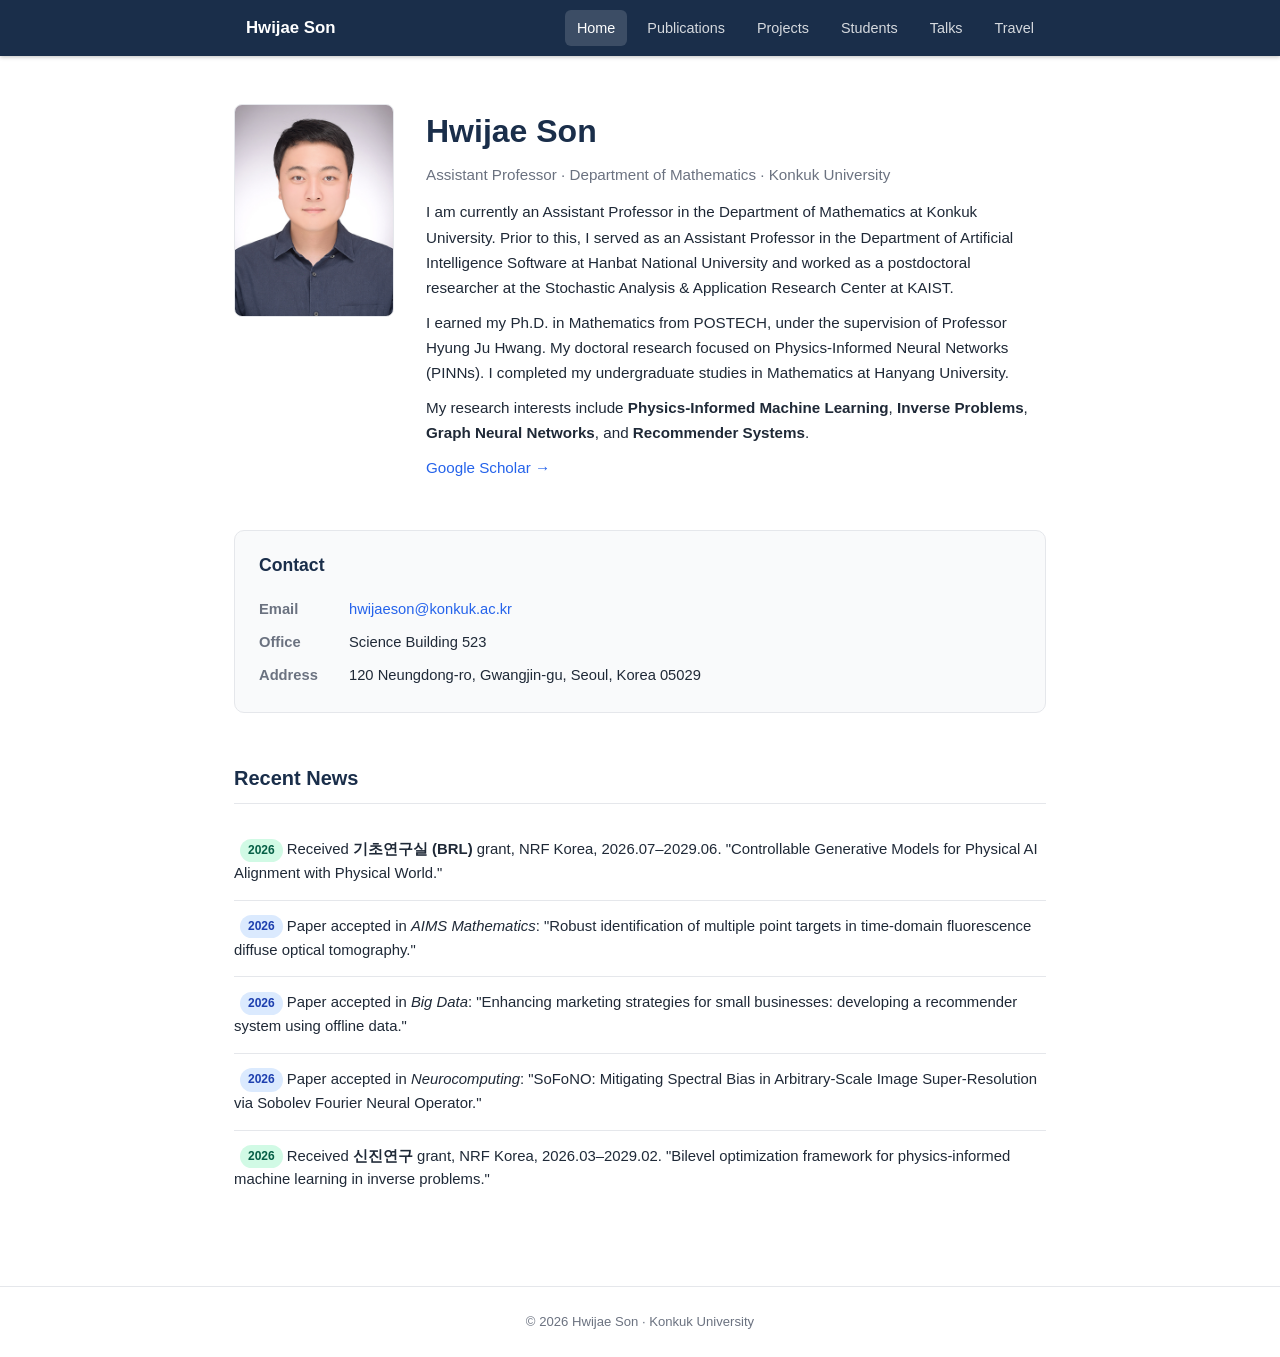
<file: index.html>
<!DOCTYPE html>
<html lang="en">
<head>
  <meta charset="UTF-8" />
  <meta name="viewport" content="width=device-width, initial-scale=1.0" />
  <title>Hwijae Son</title>
  <meta name="description" content="Hwijae Son – Assistant Professor, Department of Mathematics, Konkuk University" />
  <link rel="stylesheet" href="style.css" />
</head>
<body>

<nav>
  <div class="nav-inner">
    <a class="nav-brand" href="/">Hwijae Son</a>
    <a href="/" class="active">Home</a>
    <a href="/publications/">Publications</a>
    <a href="/projects/">Projects</a>
    <a href="/students/">Students</a>
    <a href="/talks/">Talks</a>
    <a href="/travel/">Travel</a>
  </div>
</nav>

<main>
  <div class="profile">
    <img class="profile-avatar" src="images/hwijae.jpg" alt="Hwijae Son" />
    <div class="profile-info">
      <h1>Hwijae Son</h1>
      <p class="title">Assistant Professor · Department of Mathematics · Konkuk University</p>
      <p>
        I am currently an Assistant Professor in the Department of Mathematics at Konkuk University.
        Prior to this, I served as an Assistant Professor in the Department of Artificial Intelligence Software
        at Hanbat National University and worked as a postdoctoral researcher at the Stochastic Analysis &amp;
        Application Research Center at KAIST.
      </p>
      <p>
        I earned my Ph.D. in Mathematics from POSTECH, under the supervision of Professor Hyung Ju Hwang.
        My doctoral research focused on Physics-Informed Neural Networks (PINNs).
        I completed my undergraduate studies in Mathematics at Hanyang University.
      </p>
      <p>
        My research interests include <strong>Physics-Informed Machine Learning</strong>,
        <strong>Inverse Problems</strong>, <strong>Graph Neural Networks</strong>, and <strong>Recommender Systems</strong>.
      </p>
      <p>
        <a href="https://scholar.google.com/citations?user=NTgm_R4AAAAJ&hl=ko" target="_blank" rel="noopener">
          Google Scholar →
        </a>
      </p>
    </div>
  </div>

  <div class="contact-box">
    <h2>Contact</h2>
    <table>
      <tr>
        <td>Email</td>
        <td><a href="mailto:hwijaeson@konkuk.ac.kr">hwijaeson@konkuk.ac.kr</a></td>
      </tr>
      <tr>
        <td>Office</td>
        <td>Science Building 523 </td>
      </tr>
      <tr>
        <td>Address</td>
        <td>120 Neungdong-ro, Gwangjin-gu, Seoul, Korea 05029</td>
      </tr>
    </table>
  </div>

  <div class="section">
    <h2>Recent News</h2>
    <ul class="pub-list">
      <li>
        <span class="pub-badge badge-award">2026</span>
        Received <strong>기초연구실 (BRL)</strong> grant, NRF Korea, 2026.07–2029.06. "Controllable Generative Models for Physical AI Alignment with Physical World."
      </li>
      <li>
        <span class="pub-badge badge-conf">2026</span>
        Paper accepted in <em>AIMS Mathematics</em>: "Robust identification of multiple point targets in time-domain fluorescence diffuse optical tomography."
      </li>
      <li>
        <span class="pub-badge badge-conf">2026</span>
        Paper accepted in <em>Big Data</em>: "Enhancing marketing strategies for small businesses: developing a recommender system using offline data."
      </li>
      <li>
        <span class="pub-badge badge-conf">2026</span>
        Paper accepted in <em>Neurocomputing</em>: "SoFoNO: Mitigating Spectral Bias in Arbitrary-Scale Image Super-Resolution via Sobolev Fourier Neural Operator."
      </li>
      <li>
        <span class="pub-badge badge-award">2026</span>
        Received <strong>신진연구</strong> grant, NRF Korea, 2026.03–2029.02. "Bilevel optimization framework for physics-informed machine learning in inverse problems."
      </li>
    </ul>
  </div>
</main>

<footer>
  &copy; 2026 Hwijae Son · Konkuk University
</footer>

</body>
</html>
</file>
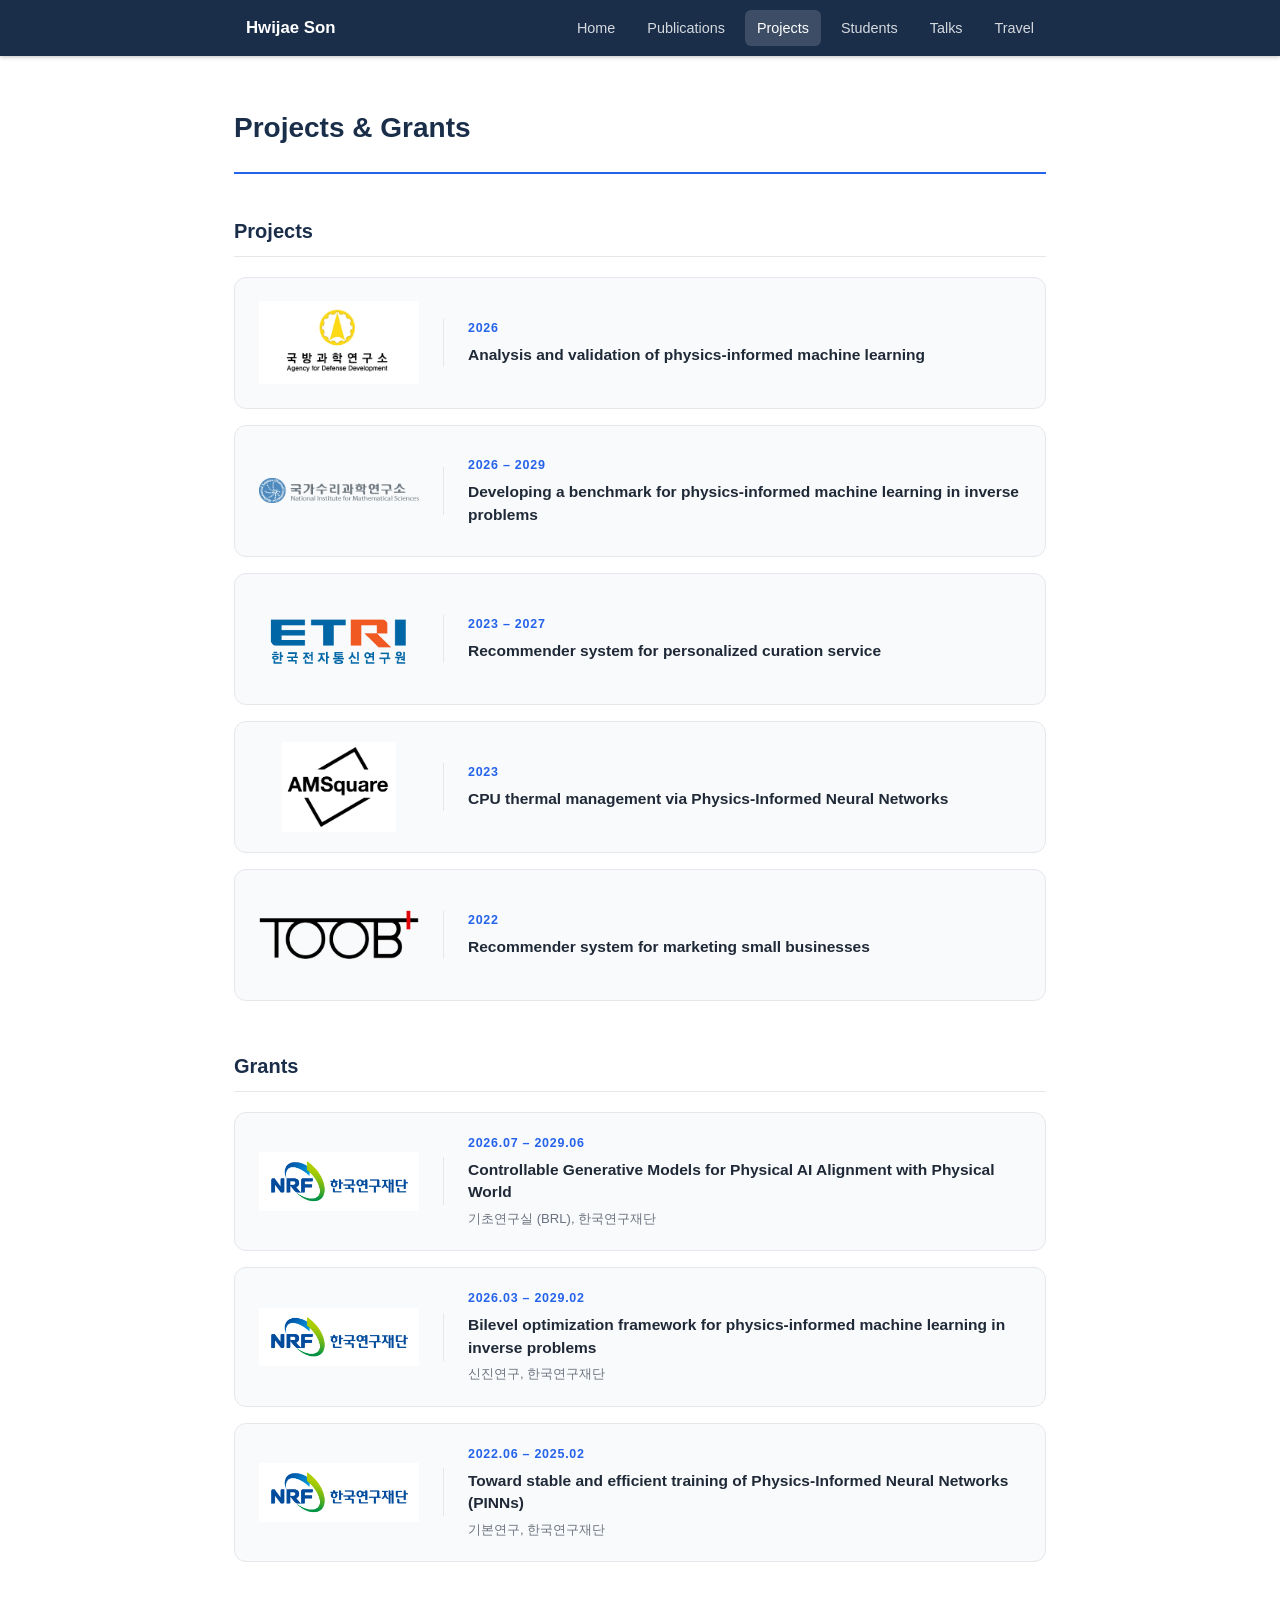
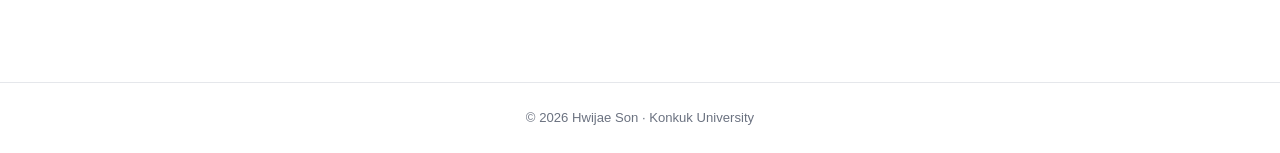
<file: projects/index.html>
<!DOCTYPE html>
<html lang="en">
<head>
  <meta charset="UTF-8" />
  <meta name="viewport" content="width=device-width, initial-scale=1.0" />
  <title>Projects &amp; Grants – Hwijae Son</title>
  <link rel="stylesheet" href="../style.css" />
  <style>
    /* ── Project cards with logo ── */
    .project-list { display: flex; flex-direction: column; gap: 16px; margin-bottom: 40px; }

    .project-card {
      display: flex;
      align-items: center;
      gap: 24px;
      background: var(--bg-alt);
      border: 1px solid var(--border);
      border-radius: 12px;
      padding: 20px 24px;
      transition: box-shadow .15s;
    }

    .project-card:hover { box-shadow: 0 2px 12px rgba(0,0,0,.07); }

    .project-logo {
      flex-shrink: 0;
      width: 160px;
      height: 90px;
      display: flex;
      align-items: center;
      justify-content: center;
    }

    .project-logo img {
      max-width: 100%;
      max-height: 90px;
      object-fit: contain;
    }

    .project-divider {
      width: 1px;
      height: 48px;
      background: var(--border);
      flex-shrink: 0;
    }

    .project-info { flex: 1; }

    .project-year {
      font-size: 0.78rem;
      font-weight: 700;
      color: var(--accent);
      text-transform: uppercase;
      letter-spacing: .06em;
      margin-bottom: 5px;
    }

    .project-title {
      font-size: 0.97rem;
      font-weight: 600;
      color: var(--text);
      line-height: 1.45;
    }

    /* ── Grants ── */
    .grant-list { list-style: none; }
    .grant-list li {
      padding: 14px 0;
      border-bottom: 1px solid var(--border);
      font-size: 0.93rem;
      line-height: 1.55;
    }
    .grant-list li:last-child { border-bottom: none; }
    .grant-period { font-weight: 700; color: var(--navy); }
    .grant-org { color: var(--muted); font-size: 0.85rem; margin-top: 2px; }

    @media (max-width: 640px) {
      .project-card { flex-wrap: wrap; gap: 12px; }
      .project-divider { display: none; }
      .project-logo { width: 80px; height: 48px; }
    }
  </style>
</head>
<body>

<nav>
  <div class="nav-inner">
    <a class="nav-brand" href="/">Hwijae Son</a>
    <a href="/">Home</a>
    <a href="/publications/">Publications</a>
    <a href="/projects/" class="active">Projects</a>
    <a href="/students/">Students</a>
    <a href="/talks/">Talks</a>
    <a href="/travel/">Travel</a>
  </div>
</nav>

<main>
  <div class="page-header">
    <h1>Projects &amp; Grants</h1>
  </div>

  <div class="section" style="margin-top: 0;">
    <h2>Projects</h2>
  </div>

  <div class="project-list">

    <!-- ADD -->
    <div class="project-card">
      <div class="project-logo">
        <img src="../images/add.jpg" alt="Agency for Defense Development" />
      </div>
      <div class="project-divider"></div>
      <div class="project-info">
        <div class="project-year">2026</div>
        <div class="project-title">Analysis and validation of physics-informed machine learning</div>
      </div>
    </div>

    <!-- NIMS -->
    <div class="project-card">
      <div class="project-logo">
        <img src="../images/nims.png" alt="National Institute for Mathematical Sciences" />
      </div>
      <div class="project-divider"></div>
      <div class="project-info">
        <div class="project-year">2026 – 2029</div>
        <div class="project-title">Developing a benchmark for physics-informed machine learning in inverse problems</div>
      </div>
    </div>

    <!-- ETRI -->
    <div class="project-card">
      <div class="project-logo">
        <img src="../images/etri.png" alt="ETRI" />
      </div>
      <div class="project-divider"></div>
      <div class="project-info">
        <div class="project-year">2023 – 2027</div>
        <div class="project-title">Recommender system for personalized curation service</div>
      </div>
    </div>

    <!-- AMSquare -->
    <div class="project-card">
      <div class="project-logo">
        <img src="../images/amsquare.png" alt="AMSquare" />
      </div>
      <div class="project-divider"></div>
      <div class="project-info">
        <div class="project-year">2023</div>
        <div class="project-title">CPU thermal management via Physics-Informed Neural Networks</div>
      </div>
    </div>

    <!-- TOOB -->
    <div class="project-card">
      <div class="project-logo">
        <img src="../images/toobplus.png" alt="TOOB" />
      </div>
      <div class="project-divider"></div>
      <div class="project-info">
        <div class="project-year">2022</div>
        <div class="project-title">Recommender system for marketing small businesses</div>
      </div>
    </div>

  </div>

  <div class="section">
    <h2>Grants</h2>
  </div>

  <div class="project-list">

    <!-- NRF BRL -->
    <div class="project-card">
      <div class="project-logo">
        <img src="../images/nrf.png" alt="한국연구재단 NRF" />
      </div>
      <div class="project-divider"></div>
      <div class="project-info">
        <div class="project-year">2026.07 – 2029.06</div>
        <div class="project-title">Controllable Generative Models for Physical AI Alignment with Physical World</div>
        <div style="font-size:0.82rem; color:var(--muted); margin-top:4px;">기초연구실 (BRL), 한국연구재단</div>
      </div>
    </div>

    <!-- NRF grant 1 -->
    <div class="project-card">
      <div class="project-logo">
        <img src="../images/nrf.png" alt="한국연구재단 NRF" />
      </div>
      <div class="project-divider"></div>
      <div class="project-info">
        <div class="project-year">2026.03 – 2029.02</div>
        <div class="project-title">Bilevel optimization framework for physics-informed machine learning in inverse problems</div>
        <div style="font-size:0.82rem; color:var(--muted); margin-top:4px;">신진연구, 한국연구재단</div>
      </div>
    </div>

    <!-- NRF grant 2 -->
    <div class="project-card">
      <div class="project-logo">
        <img src="../images/nrf.png" alt="한국연구재단 NRF" />
      </div>
      <div class="project-divider"></div>
      <div class="project-info">
        <div class="project-year">2022.06 – 2025.02</div>
        <div class="project-title">Toward stable and efficient training of Physics-Informed Neural Networks (PINNs)</div>
        <div style="font-size:0.82rem; color:var(--muted); margin-top:4px;">기본연구, 한국연구재단</div>
      </div>
    </div>

  </div>

</main>

<footer>
  &copy; 2026 Hwijae Son · Konkuk University
</footer>

</body>
</html>
</file>
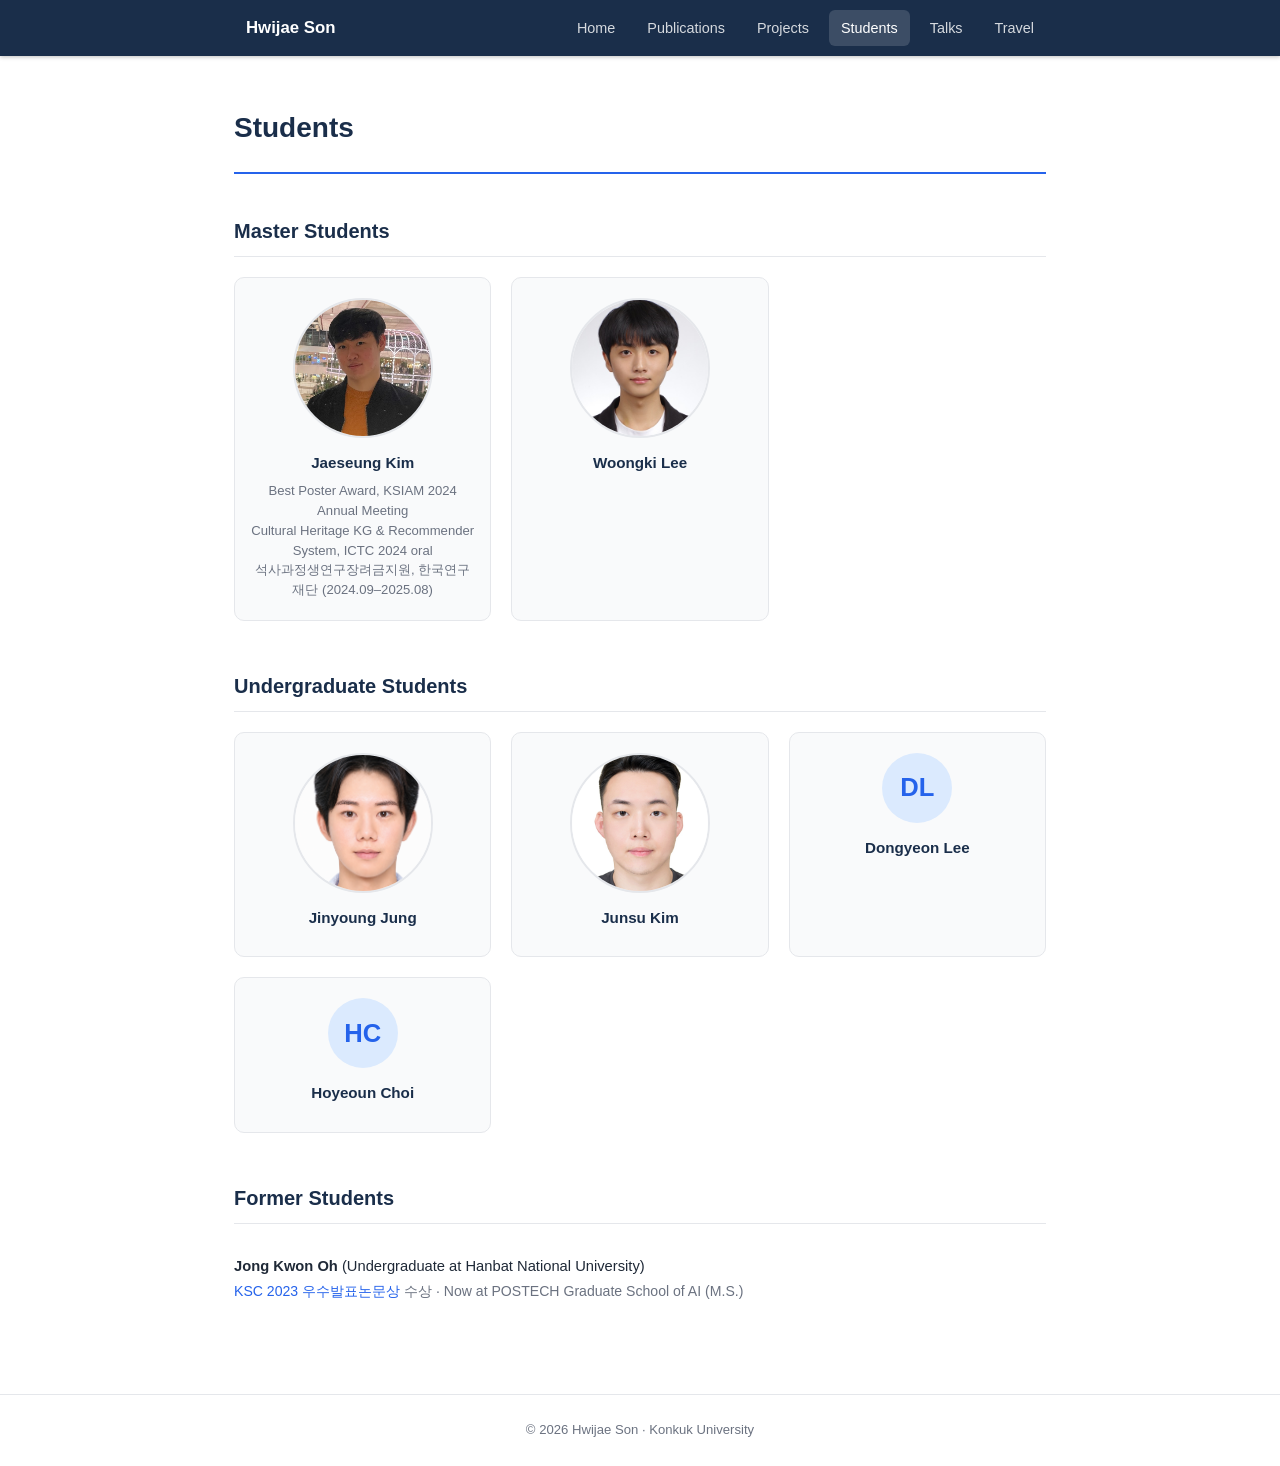
<file: students/index.html>
<!DOCTYPE html>
<html lang="en">
<head>
  <meta charset="UTF-8" />
  <meta name="viewport" content="width=device-width, initial-scale=1.0" />
  <title>Students – Hwijae Son</title>
  <link rel="stylesheet" href="../style.css" />
</head>
<body>

<nav>
  <div class="nav-inner">
    <a class="nav-brand" href="/">Hwijae Son</a>
    <a href="/">Home</a>
    <a href="/publications/">Publications</a>
    <a href="/projects/">Projects</a>
    <a href="/students/" class="active">Students</a>
    <a href="/talks/">Talks</a>
    <a href="/travel/">Travel</a>
  </div>
</nav>

<main>
  <div class="page-header">
    <h1>Students</h1>
  </div>

  <div class="section" style="margin-top: 0;">
    <h2>Master Students</h2>
    <div class="student-grid">
      <div class="student-card">
        <img class="student-avatar-photo" src="../images/jaeseung.jpg" alt="Jaeseung Kim" />
        <div class="student-name">Jaeseung Kim</div>
        <div class="student-notes">
          Best Poster Award, KSIAM 2024 Annual Meeting<br />
          Cultural Heritage KG &amp; Recommender System, ICTC 2024 oral<br />
          석사과정생연구장려금지원, 한국연구재단 (2024.09–2025.08)
        </div>
      </div>
      <div class="student-card">
        <img class="student-avatar-photo" src="../images/woongki.png" alt="Woongki Lee" />
        <div class="student-name">Woongki Lee</div>
        <div class="student-notes">&nbsp;</div>
      </div>
    </div>
  </div>

  <div class="section">
    <h2>Undergraduate Students</h2>
    <div class="student-grid">
      <div class="student-card">
        <img class="student-avatar-photo" src="../images/jinyoung.png" alt="Jinyoung Jung" />
        <div class="student-name">Jinyoung Jung</div>
      </div>
      <div class="student-card">
        <img class="student-avatar-photo" src="../images/junsu.jpeg" alt="Junsu Kim" />
        <div class="student-name">Junsu Kim</div>
      </div>
      <div class="student-card">
        <div class="student-avatar">DL</div>
        <div class="student-name">Dongyeon Lee</div>
      </div>
      <div class="student-card">
        <div class="student-avatar">HC</div>
        <div class="student-name">Hoyeoun Choi</div>
      </div>
    </div>
  </div>

  <div class="section">
    <h2>Former Students</h2>
    <ul class="former-list">
      <li>
        <strong>Jong Kwon Oh</strong> (Undergraduate at Hanbat National University)<br />
        <span style="color: var(--muted); font-size: 0.88rem;">
          <a href="https://www.kiise.or.kr/academy/board/academyNewsView.fa?MENU_ID=080100&sch_add_bd=%ED%95%99%ED%9A%8C%EC%86%8C%EC%8B%9D&NUM=2510" target="_blank" rel="noopener">KSC 2023 우수발표논문상</a> 수상 ·
          Now at POSTECH Graduate School of AI (M.S.)
        </span>
      </li>
    </ul>
  </div>
</main>

<footer>
  &copy; 2026 Hwijae Son · Konkuk University
</footer>

</body>
</html>
</file>
<file: style.css>
/* =====================
   Hwijae Son – Academic Homepage
   ===================== */

*, *::before, *::after {
  box-sizing: border-box;
  margin: 0;
  padding: 0;
}

:root {
  --navy: #1a2e4a;
  --accent: #2563eb;
  --accent-light: #dbeafe;
  --text: #1f2937;
  --muted: #6b7280;
  --border: #e5e7eb;
  --bg: #ffffff;
  --bg-alt: #f9fafb;
  --max-w: 860px;
  --font-sans: -apple-system, BlinkMacSystemFont, "Segoe UI", Roboto, sans-serif;
}

html { scroll-behavior: smooth; }

body {
  font-family: var(--font-sans);
  font-size: 16px;
  line-height: 1.7;
  color: var(--text);
  background: var(--bg);
}

/* ── Navigation ── */
nav {
  position: sticky;
  top: 0;
  z-index: 100;
  background: var(--navy);
  box-shadow: 0 1px 4px rgba(0,0,0,.25);
}

nav .nav-inner {
  max-width: var(--max-w);
  margin: 0 auto;
  padding: 0 24px;
  display: flex;
  align-items: center;
  gap: 8px;
  height: 56px;
}

nav .nav-brand {
  color: #fff;
  font-weight: 700;
  font-size: 1.05rem;
  text-decoration: none;
  margin-right: auto;
  white-space: nowrap;
}

nav a {
  color: rgba(255,255,255,.82);
  text-decoration: none;
  font-size: 0.9rem;
  padding: 6px 12px;
  border-radius: 6px;
  transition: background .15s, color .15s;
}

nav a:hover,
nav a.active {
  background: rgba(255,255,255,.15);
  color: #fff;
}

/* ── Main Layout ── */
main {
  max-width: var(--max-w);
  margin: 0 auto;
  padding: 48px 24px 80px;
}

/* ── Page Header ── */
.page-header {
  margin-bottom: 40px;
  padding-bottom: 20px;
  border-bottom: 2px solid var(--accent);
}

.page-header h1 {
  font-size: 1.75rem;
  font-weight: 700;
  color: var(--navy);
}

/* ── Home Profile ── */
.profile {
  display: flex;
  gap: 32px;
  align-items: flex-start;
  margin-bottom: 40px;
}

.profile-avatar {
  width: 160px;
  height: auto;
  border-radius: 8px;
  object-fit: cover;
  border: 1px solid var(--border);
  flex-shrink: 0;
}

.profile-avatar-placeholder {
  width: 130px;
  height: 130px;
  border-radius: 50%;
  background: var(--accent-light);
  display: flex;
  align-items: center;
  justify-content: center;
  font-size: 2.5rem;
  font-weight: 700;
  color: var(--accent);
  flex-shrink: 0;
}

.profile-info h1 {
  font-size: 2rem;
  font-weight: 800;
  color: var(--navy);
  margin-bottom: 4px;
}

.profile-info .title {
  color: var(--muted);
  font-size: 0.95rem;
  margin-bottom: 12px;
}

.profile-info p {
  font-size: 0.95rem;
  line-height: 1.65;
  margin-bottom: 10px;
}

/* ── Contact Box ── */
.contact-box {
  background: var(--bg-alt);
  border: 1px solid var(--border);
  border-radius: 10px;
  padding: 20px 24px;
  margin-top: 32px;
}

.contact-box h2 {
  font-size: 1.1rem;
  font-weight: 700;
  color: var(--navy);
  margin-bottom: 12px;
}

.contact-box table {
  border-collapse: collapse;
  width: 100%;
}

.contact-box td {
  padding: 4px 0;
  font-size: 0.92rem;
  vertical-align: top;
}

.contact-box td:first-child {
  font-weight: 600;
  color: var(--muted);
  width: 90px;
  padding-right: 16px;
}

/* ── Section headings ── */
.section {
  margin-top: 48px;
}

.section h2 {
  font-size: 1.25rem;
  font-weight: 700;
  color: var(--navy);
  margin-bottom: 20px;
  padding-bottom: 8px;
  border-bottom: 1px solid var(--border);
}

/* ── Publications ── */
.pub-list {
  list-style: none;
}

.pub-list li {
  padding: 14px 0;
  border-bottom: 1px solid var(--border);
  font-size: 0.93rem;
  line-height: 1.6;
}

.pub-list li:last-child { border-bottom: none; }

.pub-num {
  font-weight: 700;
  color: var(--accent);
  margin-right: 6px;
}

.pub-badge {
  display: inline-block;
  font-size: 0.75rem;
  font-weight: 600;
  padding: 2px 8px;
  border-radius: 99px;
  margin-left: 6px;
  vertical-align: middle;
}

.badge-review {
  background: #fef3c7;
  color: #92400e;
}

.badge-conf {
  background: #dbeafe;
  color: #1e40af;
}

.badge-award {
  background: #d1fae5;
  color: #065f46;
}

.pub-venue {
  color: var(--muted);
  font-style: italic;
}

/* ── Talks ── */
.talk-list {
  list-style: none;
}

.talk-item {
  display: grid;
  grid-template-columns: 110px 1fr;
  gap: 12px;
  padding: 12px 0;
  border-bottom: 1px solid var(--border);
  font-size: 0.93rem;
}

.talk-item:last-child { border-bottom: none; }

.talk-date {
  color: var(--muted);
  font-size: 0.85rem;
  padding-top: 2px;
}

.talk-title { font-weight: 600; color: var(--navy); }
.talk-venue { color: var(--muted); font-size: 0.88rem; }

/* ── Projects ── */
.project-grid {
  display: grid;
  grid-template-columns: 1fr 1fr;
  gap: 16px;
  margin-bottom: 32px;
}

.project-card {
  background: var(--bg-alt);
  border: 1px solid var(--border);
  border-radius: 10px;
  padding: 18px 20px;
}

.project-card .year {
  font-size: 0.78rem;
  font-weight: 600;
  color: var(--accent);
  text-transform: uppercase;
  letter-spacing: .05em;
  margin-bottom: 6px;
}

.project-card p {
  font-size: 0.92rem;
  line-height: 1.5;
  color: var(--text);
}

.grant-list {
  list-style: none;
}

.grant-list li {
  padding: 12px 0;
  border-bottom: 1px solid var(--border);
  font-size: 0.93rem;
}

.grant-list li:last-child { border-bottom: none; }

/* ── Students ── */
.student-grid {
  display: grid;
  grid-template-columns: repeat(3, 1fr);
  gap: 20px;
  margin-bottom: 32px;
}

.student-card {
  text-align: center;
  padding: 20px 16px;
  background: var(--bg-alt);
  border: 1px solid var(--border);
  border-radius: 10px;
}

.student-avatar {
  width: 70px;
  height: 70px;
  border-radius: 50%;
  background: var(--accent-light);
  display: flex;
  align-items: center;
  justify-content: center;
  font-size: 1.6rem;
  font-weight: 700;
  color: var(--accent);
  margin: 0 auto 12px;
}

.student-name {
  font-weight: 700;
  font-size: 0.95rem;
  color: var(--navy);
  margin-bottom: 6px;
}

.student-avatar-photo {
  width: 140px;
  height: 140px;
  border-radius: 50%;
  object-fit: cover;
  margin: 0 auto 12px;
  display: block;
  border: 2px solid var(--border);
}

.student-notes {
  font-size: 0.82rem;
  color: var(--muted);
  line-height: 1.5;
}

.former-list {
  list-style: none;
}

.former-list li {
  padding: 10px 0;
  border-bottom: 1px solid var(--border);
  font-size: 0.92rem;
}

.former-list li:last-child { border-bottom: none; }

/* ── Links ── */
a {
  color: var(--accent);
  text-decoration: none;
}

a:hover { text-decoration: underline; }

/* ── Footer ── */
footer {
  text-align: center;
  padding: 24px;
  font-size: 0.82rem;
  color: var(--muted);
  border-top: 1px solid var(--border);
}

/* ── Filter Bar ── */
.filter-bar {
  background: var(--bg-alt);
  border: 1px solid var(--border);
  border-radius: 10px;
  padding: 14px 18px;
  margin-bottom: 28px;
  display: flex;
  flex-direction: column;
  gap: 10px;
}

.filter-group {
  display: flex;
  align-items: center;
  gap: 8px;
  flex-wrap: wrap;
}

.filter-label {
  font-size: 0.78rem;
  font-weight: 700;
  color: var(--muted);
  text-transform: uppercase;
  letter-spacing: .06em;
  width: 52px;
  flex-shrink: 0;
}

.filter-btn {
  border: 1px solid var(--border);
  background: var(--bg);
  color: var(--muted);
  font-size: 0.8rem;
  font-weight: 500;
  padding: 4px 12px;
  border-radius: 99px;
  cursor: pointer;
  transition: background .15s, color .15s, border-color .15s;
  font-family: inherit;
}

.filter-btn:hover {
  border-color: var(--accent);
  color: var(--accent);
}

.filter-btn.active {
  background: var(--accent);
  border-color: var(--accent);
  color: #fff;
}

/* ── Pub count badge ── */
.year-count {
  font-size: 0.78rem;
  font-weight: 500;
  color: var(--muted);
  background: var(--bg-alt);
  border: 1px solid var(--border);
  border-radius: 99px;
  padding: 1px 9px;
  margin-left: 8px;
}

/* ── Accordion Year Groups ── */
.year-group {
  margin-bottom: 4px;
  border: 1px solid var(--border);
  border-radius: 10px;
  overflow: hidden;
}

.year-toggle {
  width: 100%;
  display: flex;
  align-items: center;
  justify-content: space-between;
  padding: 12px 18px;
  background: var(--bg-alt);
  border: none;
  cursor: pointer;
  font-family: inherit;
  font-size: 1rem;
  font-weight: 700;
  color: var(--navy);
  text-align: left;
  transition: background .15s;
}

.year-toggle:hover { background: #eef2f9; }

.toggle-icon {
  font-size: 1.1rem;
  color: var(--muted);
  transition: transform .2s;
  flex-shrink: 0;
}

.year-group.open .toggle-icon { transform: rotate(180deg); }

.year-body {
  display: none;
  padding: 4px 0 8px;
}

.year-group.open .year-body { display: block; }

/* ── Pub item (inside accordion) ── */
.pub-item {
  display: flex;
  gap: 12px;
  padding: 12px 18px;
  border-bottom: 1px solid var(--border);
  font-size: 0.92rem;
  line-height: 1.6;
  align-items: flex-start;
}

.pub-item:last-child { border-bottom: none; }

.pub-item.hidden { display: none; }

.pub-item-num {
  font-weight: 700;
  color: var(--accent);
  flex-shrink: 0;
  min-width: 30px;
}

.pub-item-body { flex: 1; }

.pub-item-title { margin-bottom: 4px; }

.pub-item-meta {
  color: var(--muted);
  font-size: 0.85rem;
  font-style: italic;
  margin-bottom: 6px;
}

.pub-tags { display: flex; gap: 6px; flex-wrap: wrap; }

.tag {
  display: inline-block;
  font-size: 0.72rem;
  font-weight: 600;
  padding: 2px 8px;
  border-radius: 99px;
  letter-spacing: .02em;
}

.tag-journal    { background: #dbeafe; color: #1e40af; }
.tag-conference { background: #ede9fe; color: #5b21b6; }
.tag-preprint   { background: #fef3c7; color: #92400e; }
.tag-piml       { background: #d1fae5; color: #065f46; }
.tag-ds         { background: #fce7f3; color: #9d174d; }
.tag-kw         { background: #f1f5f9; color: #334155; }
.tag-kw-teal    { background: #ccfbf1; color: #0f766e; }
.tag-kw-amber   { background: #fef3c7; color: #92400e; }
.tag-kw-indigo  { background: #e0e7ff; color: #3730a3; }
.tag-kw-violet  { background: #ede9fe; color: #6d28d9; }
.tag-kw-rose    { background: #ffe4e6; color: #9f1239; }
.tag-kw-sky     { background: #e0f2fe; color: #0369a1; }
.tag-kw-lime    { background: #ecfccb; color: #3f6212; }

.tag-award { background: #fef9c3; color: #713f12; }

/* ── Empty state ── */
.no-results {
  text-align: center;
  padding: 32px;
  color: var(--muted);
  font-size: 0.92rem;
  display: none;
}

/* ── Responsive ── */
@media (max-width: 640px) {
  html, body { overflow-x: hidden; }

  /* Nav: single scrollable row */
  nav .nav-inner {
    flex-wrap: nowrap;
    overflow-x: auto;
    -webkit-overflow-scrolling: touch;
    scrollbar-width: none;
    height: 48px;
    padding: 0 12px;
    gap: 2px;
  }
  nav .nav-inner::-webkit-scrollbar { display: none; }
  nav .nav-brand { flex-shrink: 0; font-size: 0.88rem; margin-right: 4px; }
  nav a { flex-shrink: 0; padding: 4px 8px; font-size: 0.75rem; white-space: nowrap; }

  main { padding: 32px 16px 60px; }

  .profile { flex-direction: column; align-items: center; text-align: center; }
  .profile-avatar { width: 130px; }

  .project-grid { grid-template-columns: 1fr; }
  .student-grid { grid-template-columns: 1fr; }
  .talk-item { grid-template-columns: 1fr; gap: 4px; }
}
</file>
